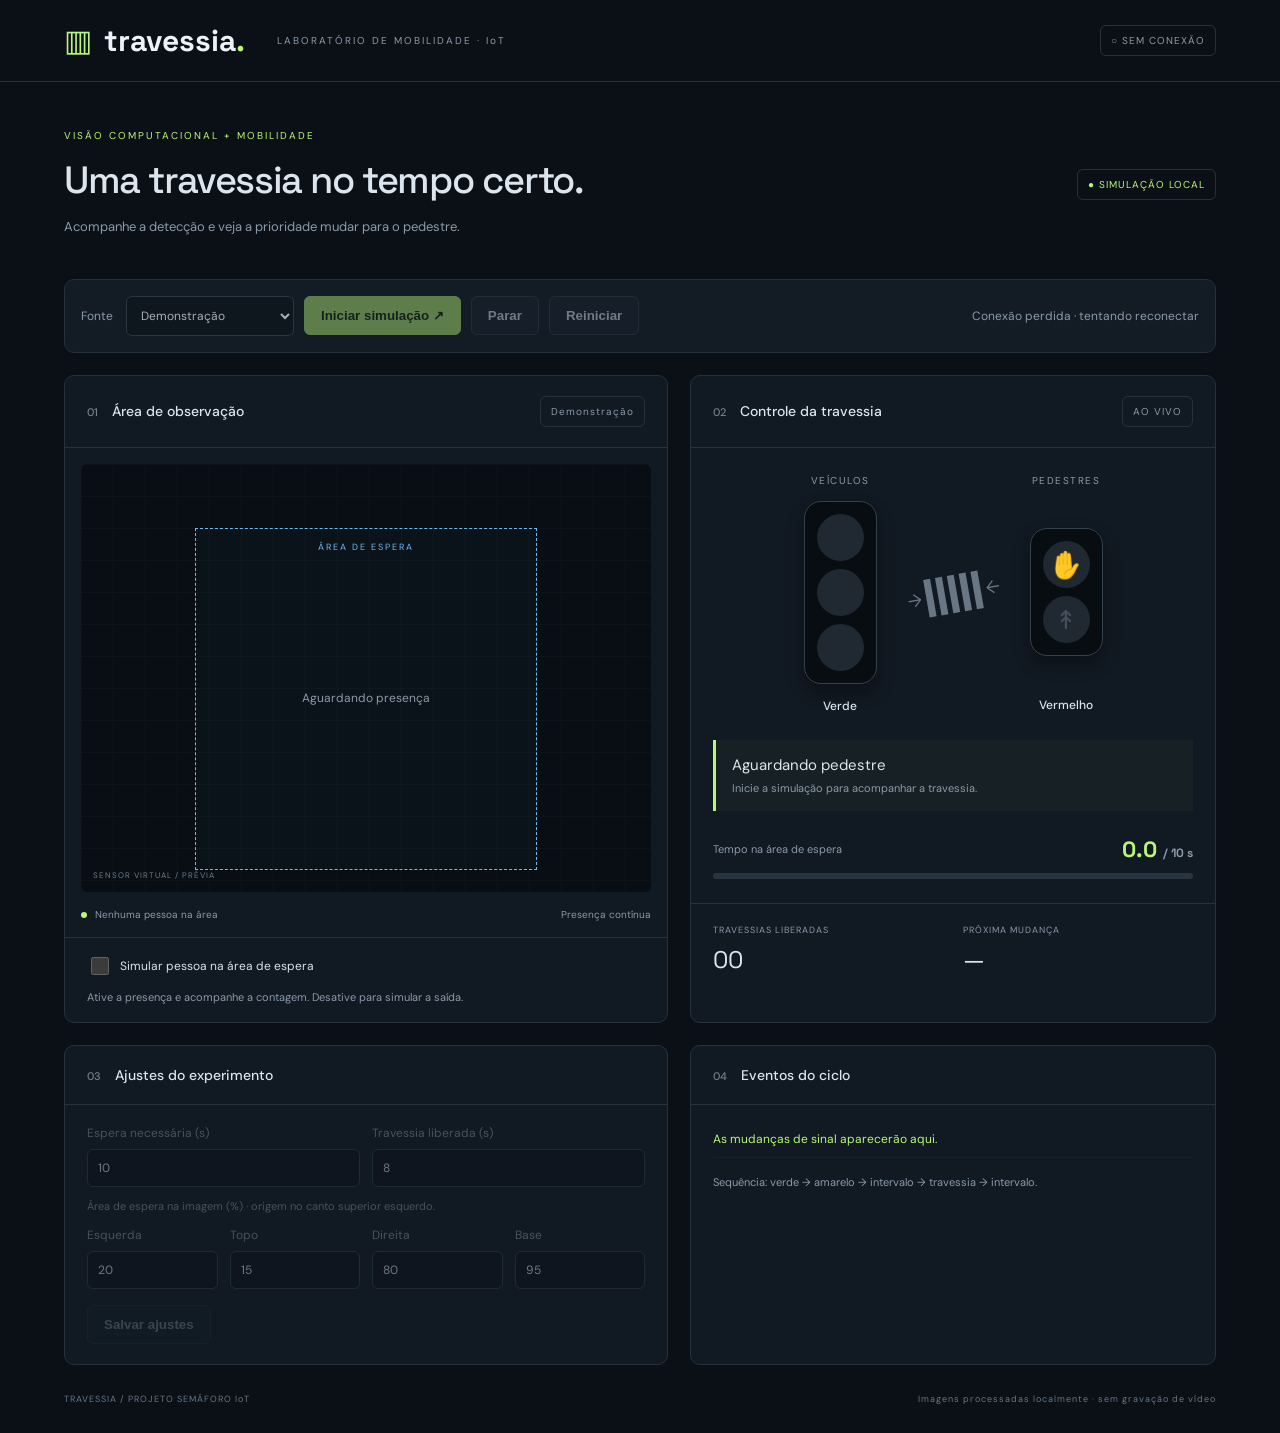
<file: static/index.html>
<!doctype html>
<html lang="pt-BR">
<head><meta charset="utf-8"><meta name="viewport" content="width=device-width,initial-scale=1"><title>Travessia · Simulador IoT</title><link rel="stylesheet" href="/static/style.css"></head>
<body>
<header><a class="brand" href="/">▥ <span>travessia<span class="brand-dot">.</span></span></a><span class="subtitle">LABORATÓRIO DE MOBILIDADE · IoT</span><span id="connection" class="badge">Conectando…</span></header>
<main>
<div class="heading"><div><p class="eyebrow">VISÃO COMPUTACIONAL + MOBILIDADE</p><h1>Uma travessia no tempo certo.</h1><p>Acompanhe a detecção e veja a prioridade mudar para o pedestre.</p></div><span class="local">● SIMULAÇÃO LOCAL</span></div>
<section class="toolbar" aria-label="Controles da simulação"><label>Fonte <select id="mode"><option value="demo">Demonstração</option><option value="camera">Webcam do notebook</option></select></label><button id="start" class="primary">Iniciar simulação ↗</button><button id="stop" disabled>Parar</button><button id="reset">Reiniciar</button><span id="run-status">Pronto para iniciar</span></section>
<div id="error" role="alert" hidden></div>
<div class="workspace">
<section class="panel camera-panel"><div class="panel-title"><h2><span class="number">01</span> Área de observação</h2><span id="camera-status" class="badge">Demonstração</span></div>
<div class="camera-view"><img id="video" alt="Imagem da webcam com pessoas detectadas e área de espera" hidden><div id="placeholder"><div class="view-grid"></div><div class="demo-zone"><span>ÁREA DE ESPERA</span><div id="person" class="person" hidden>♟</div><p id="demo-message">Aguardando presença</p></div><span class="frame-label">SENSOR VIRTUAL / PRÉVIA</span></div></div>
<div class="camera-footer"><span><i class="dot"></i> <span id="detection">Nenhuma pessoa na área</span></span><span>Presença contínua</span></div>
<div id="demo-controls" class="demo-controls"><label class="switch-label"><input type="checkbox" id="presence"> Simular pessoa na área de espera</label><p>Ative a presença e acompanhe a contagem. Desative para simular a saída.</p></div>
<p id="camera-help" class="help" hidden>Posicione-se dentro do retângulo azul. A base da caixa da pessoa precisa estar na área; ajuste os limites abaixo se necessário.</p>
</section>
<section class="panel traffic-panel"><div class="panel-title"><h2><span class="number">02</span> Controle da travessia</h2><span class="badge">AO VIVO</span></div><div class="signals"><div class="signal-column"><span class="signal-label">VEÍCULOS</span><div id="car" class="signal car"><div class="light red"></div><div class="light yellow"></div><div class="light green"></div></div><strong id="car-label">Verde</strong></div><div class="crosswalk" aria-hidden="true"><span>→</span><i></i><i></i><i></i><i></i><i></i><span>←</span></div><div class="signal-column"><span class="signal-label">PEDESTRES</span><div id="pedestrian" class="signal pedestrian"><div class="light red">✋</div><div class="light green">↟</div></div><strong id="pedestrian-label">Vermelho</strong></div></div>
<div class="phase-box" aria-live="polite"><span id="phase-title">Aguardando pedestre</span><p id="phase-detail">Inicie a simulação para acompanhar a travessia.</p></div><div class="progress-label"><span>Tempo na área de espera</span><strong><span id="waited">0.0</span> <small>/ <span id="target">10</span> s</small></strong></div><progress id="progress" max="10" value="0"></progress><div class="stats"><div><span>TRAVESSIAS LIBERADAS</span><strong id="cycles">00</strong></div><div><span>PRÓXIMA MUDANÇA</span><strong id="remaining">—</strong></div></div></section>
</div>
<div class="bottom-grid"><section class="panel settings"><div class="panel-title"><h2><span class="number">03</span> Ajustes do experimento</h2></div><form id="settings"><fieldset id="settings-fields"><div class="settings-row"><label>Espera necessária (s)<input id="wait" type="number" min="1" max="60" value="10" required></label><label>Travessia liberada (s)<input id="crossing" type="number" min="2" max="60" value="8" required></label></div><p class="help">Área de espera na imagem (%) · origem no canto superior esquerdo.</p><div class="roi-row"><label>Esquerda<input id="x1" type="number" min="0" max="99" value="20" required></label><label>Topo<input id="y1" type="number" min="0" max="99" value="15" required></label><label>Direita<input id="x2" type="number" min="1" max="100" value="80" required></label><label>Base<input id="y2" type="number" min="1" max="100" value="95" required></label></div><button type="submit">Salvar ajustes</button><span id="saved" role="status"></span></fieldset></form></section><section class="panel history"><div class="panel-title"><h2><span class="number">04</span> Eventos do ciclo</h2></div><ol id="events"><li>As mudanças de sinal aparecerão aqui.</li></ol><p class="help">Sequência: verde → amarelo → intervalo → travessia → intervalo.</p></section></div>
<footer><span>TRAVESSIA / PROJETO SEMÁFORO IoT</span><span>Imagens processadas localmente · sem gravação de vídeo</span></footer>
</main><script src="/static/app.js"></script></body></html>
</file>
<file: static/style.css>
@import url('https://fonts.googleapis.com/css2?family=DM+Sans:wght@400;500;600;700&family=Space+Grotesk:wght@400;500;600;700&display=swap');
:root{font-family:'DM Sans',sans-serif;color:#dce5ee;background:#0b1016;color-scheme:dark;--muted:#8b9aaa;--line:#27313c;--mint:#b8f779}*{box-sizing:border-box}body{margin:0}header{height:82px;border-bottom:1px solid var(--line);display:flex;align-items:center;padding:0 5%;gap:32px}.brand{display:flex;align-items:center;gap:12px;color:var(--mint);font-size:30px;text-decoration:none}.brand>span{color:#edf2f7;font-family:'Space Grotesk',sans-serif;font-weight:700}.brand-dot{color:var(--mint)}.subtitle{font-size:10px;letter-spacing:2px;color:var(--muted)}header>.badge{margin-left:auto}.badge,.local{font-size:10px;letter-spacing:1px;border:1px solid var(--line);padding:8px 10px;border-radius:6px;color:var(--muted)}main{max-width:1440px;margin:auto;padding:36px 5% 0}.heading{display:flex;justify-content:space-between;align-items:center;margin-bottom:28px}.eyebrow{font-size:10px;letter-spacing:2px;color:var(--mint)}h1{font-family:'Space Grotesk',sans-serif;font-size:clamp(26px,3vw,38px);font-weight:500;letter-spacing:-1.4px;margin:12px 0}p{color:var(--muted);font-size:13px;line-height:1.6}.local{color:var(--mint);white-space:nowrap}.toolbar{display:flex;align-items:center;gap:10px;padding:16px;background:#131b24;border:1px solid var(--line);border-radius:10px;margin-bottom:22px}label{font-size:12px;color:var(--muted)}select,input[type=number]{padding:10px;background:#0d141c;border:1px solid #34414e;border-radius:6px;color:#e9eef3;font:inherit}select{margin-left:10px}button{padding:11px 16px;border:1px solid #34414e;background:#1a2530;color:#e6edf4;border-radius:6px;cursor:pointer;font-weight:600}button:hover{filter:brightness(1.15)}button:disabled,fieldset:disabled{opacity:.45;cursor:default}.primary{background:var(--mint);border-color:var(--mint);color:#192813}button:focus-visible,input:focus-visible,select:focus-visible{outline:2px solid var(--mint);outline-offset:3px}#run-status{margin-left:auto;font-size:12px;color:var(--muted)}.workspace{display:grid;grid-template-columns:1.15fr 1fr;gap:22px}.panel{border:1px solid var(--line);border-radius:10px;background:#111922;overflow:hidden}.panel-title{display:flex;align-items:center;justify-content:space-between;padding:20px 22px;border-bottom:1px solid var(--line)}h2{font-size:14px;font-weight:500;margin:0}.number{font-size:11px;color:#738393;margin-right:10px}.camera-view{aspect-ratio:4/3;background:#080e14;position:relative;display:flex;align-items:center;justify-content:center;margin:16px 16px 0;border-radius:6px;overflow:hidden}#video{width:100%;height:100%;object-fit:contain}#placeholder{position:absolute;inset:0}.view-grid{position:absolute;inset:0;background-image:linear-gradient(#ffffff05 1px,transparent 1px),linear-gradient(90deg,#ffffff05 1px,transparent 1px);background-size:32px 32px}.demo-zone{position:absolute;inset:15% 20% 5%;border:1px dashed #6dbbf0;background:#53a8df08;display:flex;flex-direction:column;align-items:center;justify-content:center}.demo-zone>span{position:absolute;top:12px;font-size:9px;letter-spacing:2px;color:#6dbbf0}.demo-zone p{font-size:12px}.person{font-size:96px;line-height:1;color:var(--mint);text-shadow:0 0 35px #b8f73044}.frame-label{position:absolute;bottom:12px;left:12px;font-size:8px;color:#6b7e91;letter-spacing:1px}.camera-footer{display:flex;justify-content:space-between;padding:16px;font-size:10px;color:var(--muted)}.dot{display:inline-block;width:6px;height:6px;background:var(--mint);border-radius:50%;margin-right:5px}.demo-controls{padding:16px 22px;border-top:1px solid var(--line)}.switch-label{display:flex;gap:8px;align-items:center;color:#dae3ed}.demo-controls p{font-size:11px;margin-bottom:0}input[type=checkbox]{accent-color:var(--mint);width:18px;height:18px}.signals{display:flex;align-items:center;justify-content:center;gap:30px;padding:26px 16px}.signal-column{display:flex;align-items:center;flex-direction:column;gap:14px}.signal-label{font-size:10px;letter-spacing:1.5px;color:var(--muted)}.signal{background:#080d12;padding:12px;border:1px solid #34404b;border-radius:17px;display:flex;flex-direction:column;gap:8px;box-shadow:0 8px 18px #0005}.light{width:47px;height:47px;border-radius:50%;background:#202932;color:#43505c;display:grid;place-items:center;font-size:26px}.light.red.active{background:#ff6064;color:#441518;box-shadow:0 0 26px #ff606440}.light.yellow.active{background:#ffce62;box-shadow:0 0 26px #ffce6240}.light.green.active{background:var(--mint);color:#254010;box-shadow:0 0 26px #b8f77940}.signal-column strong{font-size:12px;font-weight:500}.pedestrian{margin:27px 0}.crosswalk{display:flex;align-items:center;gap:5px;transform:rotate(-10deg)}.crosswalk i{height:38px;width:7px;background:#697684}.crosswalk span{color:#697684;font-size:18px}.phase-box{margin:0 22px 24px;padding:14px 16px;border-left:3px solid var(--mint);background:#b8f77908}.phase-box>span{font-size:15px}.phase-box p{margin:5px 0 0;font-size:11px}.progress-label{display:flex;justify-content:space-between;align-items:center;margin:0 22px 10px;font-size:11px;color:var(--muted)}.progress-label strong{color:var(--mint);font-size:22px;font-family:'Space Grotesk',sans-serif}.progress-label small{color:var(--muted);font-size:12px}progress{appearance:none;width:calc(100% - 44px);height:6px;margin:0 22px;display:block;border:0;border-radius:10px;overflow:hidden}progress::-webkit-progress-bar{background:#283440}progress::-webkit-progress-value{background:var(--mint);transition:width .15s}progress::-moz-progress-bar{background:var(--mint)}.stats{display:grid;grid-template-columns:1fr 1fr;border-top:1px solid var(--line);margin-top:24px;padding:20px 22px;gap:20px}.stats div{display:flex;flex-direction:column;gap:8px}.stats span{font-size:9px;letter-spacing:1px;color:var(--muted)}.stats strong{font-size:24px;font-family:'Space Grotesk',sans-serif;font-weight:400}.bottom-grid{display:grid;grid-template-columns:1.15fr 1fr;gap:22px;margin-top:22px}fieldset{border:0;margin:0;padding:20px 22px}.settings-row,.roi-row{display:flex;gap:12px}.settings-row label,.roi-row label{flex:1;min-width:0;display:flex;flex-direction:column;gap:8px}input[type=number]{width:100%}.roi-row{margin-bottom:16px}.help{font-size:11px}.camera-panel>.help{padding:0 22px}.history ol{padding:0 22px;list-style:none;max-height:198px;overflow:auto}.history li{font-size:12px;padding:10px 0;border-bottom:1px solid #ffffff08;color:var(--muted)}.history li:first-child{color:var(--mint)}.history>.help{padding:0 22px}#saved{color:var(--mint);font-size:11px;margin-left:10px}#error{background:#ff606412;color:#ff9a9d;border:1px solid #ff606444;padding:14px;border-radius:8px;margin-bottom:20px;font-size:13px;overflow-wrap:anywhere}footer{padding:28px 0;display:flex;justify-content:space-between;color:#667788;font-size:9px;letter-spacing:1px}[hidden]{display:none!important}@media(max-width:900px){.workspace,.bottom-grid{grid-template-columns:1fr}.subtitle,.local{display:none}.toolbar{flex-wrap:wrap}#run-status{width:100%;margin-left:0}.heading{margin-bottom:20px}.camera-view{max-height:460px}.signals{gap:42px}footer{gap:16px;line-height:1.6}}@media(max-width:480px){header{height:65px}main{padding-top:20px}.toolbar label{width:100%}.toolbar button{padding:10px}.signals{gap:18px}.roi-row{display:grid;grid-template-columns:1fr 1fr}.camera-footer>span:last-child{display:none}footer{flex-direction:column}.heading p{font-size:12px}}
</file>
